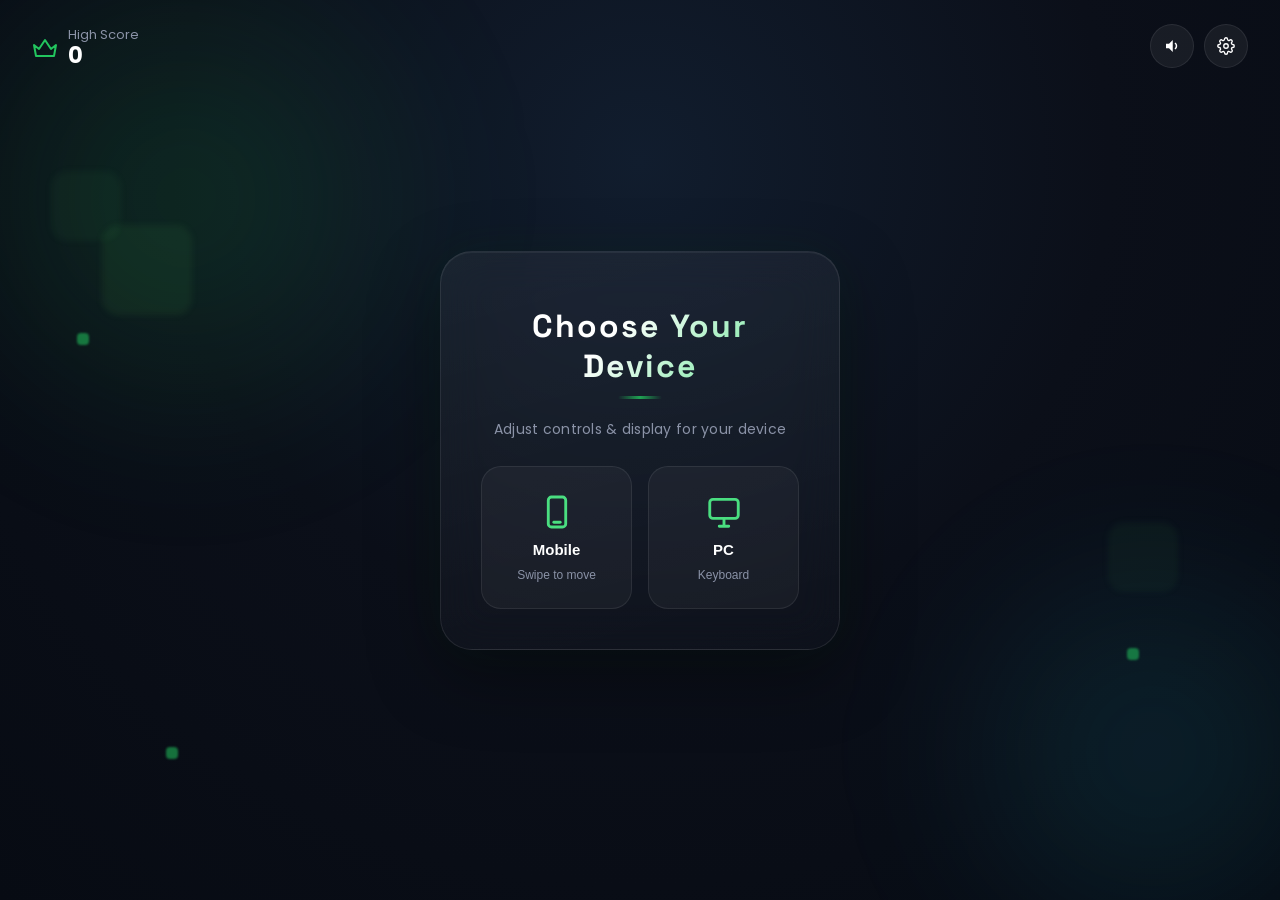
<file: index.html>
<!DOCTYPE html>
<html lang="en">
<head>
  <link rel="icon" type="image/png" href="/favicon.png">
<meta charset="UTF-8">
<meta name="viewport" content="width=device-width, initial-scale=1, viewport-fit=cover">
<title>Glow'Snake</title>
<link rel="preconnect" href="https://fonts.googleapis.com">
<link href="https://fonts.googleapis.com/css2?family=Poppins:wght@400;500;600;700;800&family=Space+Grotesk:wght@600;700&display=swap" rel="stylesheet">

  <link rel="stylesheet" href="style.css">
</head>
<body>

<!-- Ambient aurora background -->
<div class="auroraBlob" id="auroraGreen"></div>
<div class="auroraBlob" id="auroraCyan"></div>

<!-- Decorative shapes -->
<div class="decorSquare" style="top:19%; left:4%; width:70px; height:70px;"></div>
<div class="decorSquare" style="top:25%; left:8%; width:90px; height:90px; background: rgba(76,175,80,0.09);"></div>
<div class="decorDot" style="top:37%; left:6%;"></div>
<div class="decorDot" style="top:83%; left:13%;"></div>
<div class="decorSquare" style="top:58%; right:8%; width:70px; height:70px;"></div>
<div class="decorDot" style="top:72%; right:11%;"></div>

<!-- Achievement toast -->
<div id="achievementToast"></div>

<!-- Top-left corner panel -->
<div class="cornerPanel">
  <svg class="icon" width="26" height="22" viewBox="0 0 26 22" fill="none"><path d="M2 8L7 12L13 3L19 12L24 8L22 19H4L2 8Z" stroke="currentColor" stroke-width="2" stroke-linejoin="round"/></svg>
  <div class="labelBlock">
    <span class="label" id="cornerLabel">High Score</span>
    <span class="value" id="cornerValue">0</span>
  </div>
</div>

<!-- Shield status badge -->
<div id="shieldBadge" class="hidden">🛡️ <span id="shieldTimeText">0.0s</span></div>

<!-- Top-right icon buttons -->
<div class="iconButtonsTopRight">
  <button class="iconBtn" id="soundBtn" title="Sound">
    <svg id="soundIconOn" width="18" height="18" viewBox="0 0 24 24" fill="none"><path d="M4 9v6h4l5 5V4L8 9H4z" fill="currentColor"/><path d="M16 8a5 5 0 010 8" stroke="currentColor" stroke-width="2" fill="none"/></svg>
    <svg id="soundIconOff" width="18" height="18" viewBox="0 0 24 24" fill="none" class="hidden"><path d="M4 9v6h4l5 5V4L8 9H4z" fill="currentColor"/><path d="M16 9l5 6M21 9l-5 6" stroke="currentColor" stroke-width="2"/></svg>
  </button>
  <button class="iconBtn hidden" id="pauseBtn" title="Pause">
    <svg id="pauseIcon" width="16" height="16" viewBox="0 0 24 24" fill="currentColor"><rect x="6" y="4" width="4" height="16" rx="1"/><rect x="14" y="4" width="4" height="16" rx="1"/></svg>
    <svg id="resumeIcon" width="16" height="16" viewBox="0 0 24 24" fill="currentColor" class="hidden"><path d="M6 4l14 8-14 8V4z"/></svg>
  </button>
  <button class="iconBtn" id="gearBtn" title="Settings">
    <svg width="18" height="18" viewBox="0 0 24 24" fill="none" stroke="currentColor" stroke-width="1.8"><circle cx="12" cy="12" r="3"/><path d="M19.4 15a1.65 1.65 0 00.33 1.82l.06.06a2 2 0 11-2.83 2.83l-.06-.06a1.65 1.65 0 00-1.82-.33 1.65 1.65 0 00-1 1.51V21a2 2 0 11-4 0v-.09A1.65 1.65 0 009 19.4a1.65 1.65 0 00-1.82.33l-.06.06a2 2 0 11-2.83-2.83l.06-.06A1.65 1.65 0 004.6 15a1.65 1.65 0 00-1.51-1H3a2 2 0 110-4h.09A1.65 1.65 0 004.6 9a1.65 1.65 0 00-.33-1.82l-.06-.06a2 2 0 112.83-2.83l.06.06A1.65 1.65 0 009 4.6a1.65 1.65 0 001-1.51V3a2 2 0 114 0v.09a1.65 1.65 0 001 1.51 1.65 1.65 0 001.82-.33l.06-.06a2 2 0 112.83 2.83l-.06.06A1.65 1.65 0 0019.4 9a1.65 1.65 0 001.51 1H21a2 2 0 110 4h-.09a1.65 1.65 0 00-1.51 1z"/></svg>
  </button>
</div>

<!-- Game stage -->
<div class="stageRow">
  <div id="gameWrapper">
    <canvas id="gameCanvas" width="440" height="440"></canvas>
    <div id="arenaSweep"></div>
    <div id="hazardFlash"></div>

    <!-- Countdown overlay -->
    <div id="countdownOverlay" class="arenaOverlay" style="display:none;">
      <div id="countdownText">3</div>
    </div>

    <!-- Pause overlay -->
    <div id="pauseOverlay" class="arenaOverlay interactive hidden">
      <h2 style="margin-bottom:20px; letter-spacing:0.15em;">PAUSED</h2>
      <div class="menuButtons" style="max-width:220px;">
        <button class="pillBtn primary" onclick="resumeGame()">▶ Resume</button>
        <button class="pillBtn danger" onclick="showMainMenu()">Main Menu</button>
      </div>
    </div>
  </div>

  <div class="bestScorePanel hidden" id="bestScorePanel">
    <span class="label">
      <svg width="16" height="14" viewBox="0 0 26 22" fill="none"><path d="M2 8L7 12L13 3L19 12L24 8L22 19H4L2 8Z" stroke="currentColor" stroke-width="2" stroke-linejoin="round"/></svg>
      Best Score
    </span>
    <span class="value" id="bestScoreValue">0</span>
  </div>
</div>

<!-- Control hint (PC) -->
<div id="controlsHint" class="hidden">
  <div class="dpad">
    <div class="key up">↑</div>
    <div class="key left">←</div>
    <div class="key down">↓</div>
    <div class="key right">→</div>
  </div>
  <div class="hintText">Use arrow keys<br>to control the snake</div>
</div>

<!-- Swipe hint (Mobile) -->
<div id="swipeHint" class="hidden">
  <span class="swipeIcon" aria-hidden="true"><svg viewBox="0 0 24 24" fill="none"><path d="M4 12h15M14 6l6 6-6 6" stroke-width="2.4" stroke-linecap="round" stroke-linejoin="round"/></svg></span>
  <span>Swipe the screen to steer the snake</span>
</div>

<!-- Device select -->
<div id="deviceSelect" class="fullScreenView">
  <div class="menuCard">
    <h1 class="bigTitle" style="font-size:32px;">Choose Your Device</h1>
    <div class="menuDivider"></div>
    <div class="bigSubtitle" style="margin-bottom:26px;">Adjust controls &amp; display for your device</div>
    <div class="deviceChoiceRow">
      <button class="deviceBtn" onclick="selectDevice('mobile')">
        <span class="deviceIcon" aria-hidden="true"><svg viewBox="0 0 24 24" fill="none"><rect x="6.5" y="2.5" width="11" height="19" rx="2" stroke="currentColor" stroke-width="1.8"/><path d="M10 18.5h4" stroke="currentColor" stroke-width="1.8" stroke-linecap="round"/></svg></span>
        <span class="deviceLabel">Mobile</span>
        <span class="deviceDesc">Swipe to move</span>
      </button>
      <button class="deviceBtn" onclick="selectDevice('pc')">
        <span class="deviceIcon" aria-hidden="true"><svg viewBox="0 0 24 24" fill="none"><rect x="3" y="4" width="18" height="12" rx="2" stroke="currentColor" stroke-width="1.8"/><path d="M9 21h6m-3-5v5" stroke="currentColor" stroke-width="1.8" stroke-linecap="round"/></svg></span>
        <span class="deviceLabel">PC</span>
        <span class="deviceDesc">Keyboard</span>
      </button>
    </div>
  </div>
</div>

<!-- Main Menu -->
<div id="mainMenu" class="fullScreenView hidden">
  <div class="menuCard">
    <div class="logoWrap">
      <svg width="120" height="102" viewBox="0 0 130 110" fill="none" role="img" aria-label="Snake logo">
        <path d="M18 69c0-22 17-38 38-38 18 0 31 12 31 27 0 12-9 20-20 20-9 0-16-6-16-15 0-7 5-12 12-12 5 0 9 3 10 7" stroke="url(#g)" stroke-width="13" stroke-linecap="round"/>
        <path d="M87 58c7-15 20-21 31-13 9 7 5 21-6 23-7 2-13-2-14-8" stroke="url(#g)" stroke-width="13" stroke-linecap="round"/>
        <circle cx="111" cy="53" r="2.8" fill="#06210f"/>
        <path d="M117 62l7 3" stroke="#4ade80" stroke-width="2.5" stroke-linecap="round"/>
        <defs>
          <linearGradient id="g" x1="0" y1="0" x2="130" y2="0">
            <stop offset="0%" stop-color="#4ade80"/>
            <stop offset="100%" stop-color="#16a34a"/>
          </linearGradient>
        </defs>
      </svg>
    </div>
    <h1 class="bigTitle">Glow'Snake</h1>
    <div class="menuDivider"></div>
    <div class="bigSubtitle">Eat <span class="dot">•</span> Grow <span class="dot">•</span> Get the High Score</div>

    <button class="heroPlayBtn" onclick="openPlayDifficulty()">
      <svg class="menuIcon" viewBox="0 0 24 24" fill="none" aria-hidden="true"><path d="m9 6 8 6-8 6V6Z" fill="currentColor" stroke="none"/></svg>
      Play
    </button>

    <div class="menuList">
      <button class="menuRow" onclick="openLeaderboard()" aria-label="Open Leaderboard">
        <span class="rowIcon rowIconLeaderboard" aria-hidden="true">
          <svg viewBox="0 0 24 24" fill="none">
            <path d="M6 19V11" stroke="currentColor" stroke-width="1.8" stroke-linecap="round"/>
            <path d="M12 19V5" stroke="currentColor" stroke-width="1.8" stroke-linecap="round"/>
            <path d="M18 19V8" stroke="currentColor" stroke-width="1.8" stroke-linecap="round"/>
            <path d="M4 19H20" stroke="currentColor" stroke-width="1.8" stroke-linecap="round"/>
            <path d="M10 8L12 5L14 8" stroke="currentColor" stroke-width="1.5" stroke-linecap="round" stroke-linejoin="round"/>
          </svg>
        </span>
        <span>Leaderboard</span>
        <span class="rowChevron">›</span>
      </button>
      <button class="menuRow" onclick="openSettings()" aria-label="Open Settings">
        <span class="rowIcon rowIconSettings" aria-hidden="true">
          <svg viewBox="0 0 24 24" fill="none">
            <path d="M12 3.5V6M12 18V20.5M3.5 12H6M18 12H20.5M6 6L7.8 7.8M16.2 16.2L18 18M18 6L16.2 7.8M7.8 16.2L6 18" stroke="currentColor" stroke-width="1.7" stroke-linecap="round"/>
            <circle cx="12" cy="12" r="4.1" stroke="currentColor" stroke-width="1.8"/>
            <circle cx="12" cy="12" r="1.2" fill="currentColor"/>
          </svg>
        </span>
        <span>Settings</span>
        <span class="rowChevron">›</span>
      </button>
      <button class="menuRow" onclick="openCredits()" aria-label="Open Credits">
        <span class="rowIcon rowIconCredits" aria-hidden="true">
          <svg viewBox="0 0 24 24" fill="none">
            <circle cx="12" cy="8" r="3.2" stroke="currentColor" stroke-width="1.8"/>
            <path d="M5.2 19.8C5.9 16.3 8.2 14.5 12 14.5C15.8 14.5 18.1 16.3 18.8 19.8" stroke="currentColor" stroke-width="1.8" stroke-linecap="round"/>
            <path d="M17.2 5.2L18.1 6.3L19.5 6.1L19.3 7.5L20.4 8.4L19.3 9.3" stroke="currentColor" stroke-width="1.25" stroke-linecap="round" stroke-linejoin="round" opacity="0.75"/>
          </svg>
        </span>
        <span>Credits</span>
        <span class="rowChevron">›</span>
      </button>
    </div>
  </div>
</div>

<!-- Game Over screen -->
<div id="gameOverScreen" class="fullScreenView hidden">
  <h1 class="bigTitle" style="font-size:42px; -webkit-text-fill-color:#ff6b6b; background:none;">GAME OVER</h1>
  <p style="color:var(--muted); margin-bottom:4px;">Score</p>
  <div class="leaderboardValue" id="finalScore">0</div>
  <p id="newRecordText" class="hidden" style="color:#ffd54f; font-weight:bold; margin-bottom:18px;">NEW RECORD!</p>
  <div class="menuButtons">
    <button class="pillBtn primary" onclick="openPlayDifficulty()">Play Again</button>
    <button class="pillBtn" onclick="showMainMenu()">Main Menu</button>
  </div>
</div>

<!-- Difficulty picker (shown before every Play) -->
<div id="playDifficultyModal" class="modalBackdrop hidden">
  <div class="modalCard">
    <h3>SELECT DIFFICULTY</h3>
    <div class="menuButtons" style="max-width:100%;">
      <button class="pillBtn primary" onclick="chooseDifficultyAndPlay('easy')"><svg class="featureIcon" viewBox="0 0 24 24" fill="none" aria-hidden="true"><circle cx="12" cy="12" r="4" stroke-width="2"/><path d="M12 2v3m0 14v3M2 12h3m14 0h3m-2.9-7.1-2.1 2.1M6 18l-2.1 2.1m0-15.2L6 6.9m12 12 2.1 2.1" stroke-width="2" stroke-linecap="round"/></svg>Easy</button>
      <button class="pillBtn" style="background:linear-gradient(135deg,#ffd54f,#ffb300); border:none; color:#3a2a00;" onclick="chooseDifficultyAndPlay('normal')"><svg class="featureIcon" viewBox="0 0 24 24" fill="none" aria-hidden="true"><path d="M12 3v9l6 3" stroke-width="2.2" stroke-linecap="round" stroke-linejoin="round"/><circle cx="12" cy="12" r="8.5" stroke-width="2"/></svg>Normal</button>
      <button class="pillBtn" style="background:rgba(239,68,68,0.15); border-color:rgba(239,68,68,0.4); color:#fca5a5;" onclick="chooseDifficultyAndPlay('hard')"><svg class="featureIcon" viewBox="0 0 24 24" fill="none" aria-hidden="true"><path d="M12 3 4 19h16L12 3Z" stroke-width="2" stroke-linejoin="round"/><path d="M12 9v4m0 3h.01" stroke-width="2" stroke-linecap="round"/></svg>Hard</button>
    </div>
    <button class="pillBtn" style="margin-top:10px; background:transparent; border-color:transparent; color:var(--muted);" onclick="closePlayDifficulty()">Cancel</button>
  </div>
</div>

<!-- Settings -->
<div id="settingsModal" class="modalBackdrop hidden">
  <div class="modalCard">
    <h3>SETTINGS</h3>

    <div class="settingsRow">
      <span class="settingsRowLabel">Sound</span>
      <div class="switchToggle" id="soundToggle" onclick="toggleSound()"><div class="knob"></div></div>
    </div>

    <p class="sectionLabel"><svg class="sectionIcon" viewBox="0 0 24 24" fill="none" aria-hidden="true"><rect x="4" y="5" width="16" height="11" rx="2" stroke-width="2"/><path d="M9 20h6m-3-4v4" stroke-width="2" stroke-linecap="round"/></svg>Device Type</p>
    <div class="deviceSwitchRow" style="margin-bottom:22px;">
      <button class="deviceSwitchBtn" id="deviceSwitchMobile" onclick="switchDeviceInline('mobile')"><svg class="miniIcon" viewBox="0 0 24 24" fill="none" aria-hidden="true"><rect x="6.5" y="2.5" width="11" height="19" rx="2" stroke-width="1.8"/><path d="M10 18.5h4" stroke-width="1.8" stroke-linecap="round"/></svg>Mobile</button>
      <button class="deviceSwitchBtn" id="deviceSwitchPc" onclick="switchDeviceInline('pc')"><svg class="miniIcon" viewBox="0 0 24 24" fill="none" aria-hidden="true"><rect x="3" y="4" width="18" height="12" rx="2" stroke-width="1.8"/><path d="M9 21h6m-3-5v5" stroke-width="1.8" stroke-linecap="round"/></svg>PC</button>
    </div>

    <button class="pillBtn" onclick="closeSettings()">Close</button>
  </div>
</div>

<!-- Leaderboard -->
<div id="leaderboardModal" class="modalBackdrop hidden">
  <div class="modalCard">
    <h3>HIGH SCORE</h3>
    <div class="leaderboardValue" id="leaderboardValue">0</div>
    <button class="pillBtn" onclick="closeLeaderboard()">Close</button>
  </div>
</div>

<!-- Credits -->
<div id="creditsModal" class="modalBackdrop hidden">
  <div class="modalCard">
    <h3>CREDITS</h3>
    <p style="color:#fff; font-weight:700; font-size:16px; margin:0 0 2px;">by Jeyro-Progs</p>
    <p style="color:var(--green-light); font-size:13px; margin:0 0 14px;">AKA Jeykhan Ramadhan</p>
    <p style="color:var(--muted); font-size:13px; line-height:1.6; margin:0 0 4px;">Student at SMPN 7 Tambun Selatan</p>
    <p style="color:var(--muted); font-size:13px; line-height:1.6; margin:0 0 18px;">Semi-Professional Software Engineer</p>
    <div class="menuDivider" style="margin:0 auto 16px;"></div>
    <p style="color:var(--muted); font-size:12px; line-height:1.6; margin:0 0 20px;">Built with HTML, CSS &amp; JavaScript.<br>Thanks for playing!</p>
    <button class="pillBtn" onclick="closeCredits()">Close</button>
  </div>
</div>



  <script src="script.js"></script>
</body>
</html>
</file>
<file: style.css>
:root {
    --bg: #0b0f19;
    --panel: #121a2b;
    --panel-border: rgba(255,255,255,0.08);
    --muted: #8b93a7;
    --green: #22c55e;
    --green-light: #4ade80;
    --green-glow: rgba(34, 197, 94, 0.55);
    --cyan: #22d3ee;
    --cyan-light: #67e8f9;
    --danger: #ef4444;
    --arena-border: rgba(34, 197, 94, 0.55);
    --arena-glow: rgba(34, 197, 94, 0.14);
  }
  * { box-sizing: border-box; }
  html, body {
    margin: 0;
    padding: 0;
    height: 100%;
  }
  body {
    background: radial-gradient(circle at 50% 18%, #111d2e 0%, var(--bg) 48%, #070b13 100%);
    color: #fff;
    font-family: 'Poppins', 'Segoe UI', system-ui, Arial, sans-serif;
    min-height: 100vh;
    position: relative;
    overflow-x: hidden;
  }

  /* ===== Ambient background decoration ===== */
  .auroraBlob {
    position: fixed;
    border-radius: 50%;
    filter: blur(70px);
    pointer-events: none;
    z-index: 0;
    opacity: 0.5;
  }
  #auroraGreen { top: -10%; left: -8%; width: 45vw; height: 45vw; background: radial-gradient(circle, rgba(34,197,94,0.35), transparent 70%); }
  #auroraCyan { bottom: -12%; right: -10%; width: 40vw; height: 40vw; background: radial-gradient(circle, rgba(34,211,238,0.25), transparent 70%); }

  .decorSquare {
    position: absolute;
    border-radius: 16px;
    background: rgba(76, 175, 80, 0.06);
    pointer-events: none;
    z-index: 1;
    filter: blur(3px);
  }
  .decorDot {
    position: absolute;
    width: 12px;
    height: 12px;
    border-radius: 4px;
    background: var(--green);
    opacity: 0.55;
    pointer-events: none;
    z-index: 1;
    filter: blur(1px);
  }
  .floatParticle {
    position: fixed;
    bottom: -30px;
    font-size: 16px;
    opacity: 0;
    animation: floatUp linear infinite;
    pointer-events: none;
    z-index: 2;
    filter: drop-shadow(0 0 5px var(--green-glow));
  }
  @keyframes floatUp {
    0% { transform: translateY(0) rotate(0deg); opacity: 0; }
    10% { opacity: 0.7; }
    90% { opacity: 0.4; }
    100% { transform: translateY(-100vh) rotate(25deg); opacity: 0; }
  }

  /* ===== Corner panels (Score / High Score) ===== */
  .cornerPanel {
    position: fixed;
    top: 28px;
    left: 32px;
    display: flex;
    align-items: center;
    gap: 10px;
    z-index: 20;
    animation: hudEnter 0.45s cubic-bezier(0.16, 1, 0.3, 1) both;
  }
  @keyframes hudEnter {
    from { opacity: 0; transform: translateY(-10px); }
    to { opacity: 1; transform: translateY(0); }
  }
  .cornerPanel .icon { color: var(--green); flex-shrink: 0; }
  .cornerPanel .labelBlock { display: flex; flex-direction: column; line-height: 1.15; }
  .cornerPanel .label { font-size: 13px; color: var(--muted); }
  .cornerPanel .value { font-size: 22px; font-weight: 700; }
  .cornerPanel .value.scorePop { animation: scorePop 0.35s ease; }
  .cornerPanel .value.scoreDrop { animation: scoreDropAnim 0.35s ease; }
  @keyframes scorePop {
    0% { transform: scale(1); color: #fff; }
    40% { transform: scale(1.5); color: #ffd54f; }
    100% { transform: scale(1); color: #fff; }
  }
  @keyframes scoreDropAnim {
    0% { transform: scale(1); color: #fff; }
    40% { transform: scale(1.3); color: #ef4444; }
    100% { transform: scale(1); color: #fff; }
  }

  #shieldBadge {
    position: fixed;
    top: 82px;
    left: 32px;
    z-index: 20;
    display: flex;
    align-items: center;
    gap: 6px;
    background: rgba(34, 211, 238, 0.15);
    border: 1px solid rgba(34, 211, 238, 0.4);
    color: var(--cyan-light);
    font-size: 13px;
    font-weight: 700;
    padding: 6px 12px;
    border-radius: 14px;
    animation: shieldPulse 1s ease-in-out infinite;
  }
  @keyframes shieldPulse {
    0%, 100% { box-shadow: 0 0 8px rgba(34,211,238,0.3); }
    50% { box-shadow: 0 0 16px rgba(34,211,238,0.6); }
  }

  .iconButtonsTopRight {
    position: fixed;
    top: 24px;
    right: 32px;
    display: flex;
    gap: 10px;
    z-index: 20;
  }
  .iconBtn {
    width: 44px;
    height: 44px;
    border-radius: 50%;
    background: rgba(255,255,255,0.06);
    border: 1px solid var(--panel-border);
    display: flex;
    align-items: center;
    justify-content: center;
    color: #fff;
    cursor: pointer;
    transition: background 0.2s ease, transform 0.2s ease, box-shadow 0.2s ease;
  }
  .iconBtn:hover { background: rgba(255,255,255,0.14); transform: translateY(-2px) scale(1.04); box-shadow: 0 8px 20px rgba(0,0,0,0.2); }
  .iconBtn:active { transform: scale(0.94); }

  .bestScorePanel {
    display: flex;
    flex-direction: column;
    align-items: flex-start;
    gap: 4px;
    background: var(--panel);
    border: 1px solid var(--panel-border);
    border-radius: 16px;
    padding: 16px 22px;
    min-width: 150px;
    animation: fadeSlideUp 0.4s ease;
    position: absolute;
    top: 50%;
    left: calc(50% + 260px);
    transform: translateY(-50%);
  }
  .bestScorePanel .label { display:flex; align-items:center; gap:8px; color: var(--muted); font-size: 13px; }
  .bestScorePanel .value { font-size: 24px; font-weight: 700; margin-top: 4px; }

  /* ===== Game stage layout ===== */
  .stageRow {
    height: 100vh;
    position: relative;
  }

  #gameWrapper {
    position: absolute;
    top: 50%;
    left: 50%;
    transform: translate(-50%, -50%);
    visibility: hidden;
    z-index: 5;
  }
  @media (max-width: 760px) {
    .bestScorePanel {
      position: static;
      transform: none;
      margin: 16px auto 0;
    }
  }
  #gameWrapper.startPop { animation: arenaStartPop 0.5s ease; }
  @keyframes arenaStartPop {
    0% { transform: translate(-50%, -50%) scale(0.85); opacity: 0.3; filter: brightness(1.8); }
    60% { transform: translate(-50%, -50%) scale(1.03); opacity: 1; }
    100% { transform: translate(-50%, -50%) scale(1); opacity: 1; filter: brightness(1); }
  }
  #arenaSweep {
    position: absolute;
    inset: 0;
    border-radius: 16px;
    overflow: hidden;
    pointer-events: none;
    z-index: 8;
  }
  #arenaSweep::after {
    content: "";
    position: absolute;
    top: 0; left: -60%;
    width: 40%; height: 100%;
    background: linear-gradient(100deg, transparent, rgba(255,255,255,0.35), transparent);
    transform: skewX(-20deg);
  }
  #arenaSweep.playSweep::after { animation: sweepMove 0.9s ease-out; }
  @keyframes sweepMove {
    from { left: -60%; }
    to { left: 130%; }
  }
  #hazardFlash {
    position: absolute;
    inset: 0;
    border-radius: 16px;
    pointer-events: none;
    z-index: 9;
    background: rgba(239, 68, 68, 0);
  }
  #hazardFlash.flashActive { animation: hazardFlashAnim 0.4s ease; }
  @keyframes hazardFlashAnim {
    0% { background: rgba(239, 68, 68, 0.35); }
    100% { background: rgba(239, 68, 68, 0); }
  }
  #gameWrapper.shake { animation: shakeArena 0.4s ease; }
  #gameWrapper.gameOverExit { animation: arenaGameOverExit 0.42s cubic-bezier(0.16, 1, 0.3, 1) forwards; }
  @keyframes arenaGameOverExit {
    from { transform: translate(-50%, -50%) scale(1); opacity: 1; filter: blur(0); }
    to { transform: translate(-50%, -50%) scale(0.94); opacity: 0; filter: blur(7px); }
  }
  @keyframes shakeArena {
    0% { transform: translate(-50%, -50%); }
    10% { transform: translate(calc(-50% - 6px), calc(-50% + 3px)); }
    20% { transform: translate(calc(-50% + 5px), calc(-50% - 4px)); }
    30% { transform: translate(calc(-50% - 4px), calc(-50% + 4px)); }
    40% { transform: translate(calc(-50% + 6px), calc(-50% + 2px)); }
    50% { transform: translate(calc(-50% - 5px), calc(-50% - 3px)); }
    60% { transform: translate(calc(-50% + 4px), calc(-50% + 3px)); }
    70% { transform: translate(calc(-50% - 3px), calc(-50% - 2px)); }
    80% { transform: translate(calc(-50% + 2px), calc(-50% + 2px)); }
    90% { transform: translate(calc(-50% - 1px), calc(-50% - 1px)); }
    100% { transform: translate(-50%, -50%); }
  }
  canvas {
    background: #0a0f1a;
    border: 2px solid var(--arena-border);
    border-radius: 16px;
    box-shadow: 0 0 40px var(--arena-glow), inset 0 0 60px rgba(0,0,0,0.4);
    display: block;
    transition: border-color 0.4s ease, box-shadow 0.4s ease;
  }
  canvas.shielded {
    border-color: rgba(34, 211, 238, 0.85) !important;
    box-shadow: 0 0 50px rgba(34, 211, 238, 0.35), inset 0 0 60px rgba(0,0,0,0.4) !important;
  }

  /* ===== Control hints ===== */
  #controlsHint {
    position: fixed;
    left: 32px;
    bottom: 28px;
    display: flex;
    align-items: center;
    gap: 14px;
    background: var(--panel);
    border: 1px solid var(--panel-border);
    border-radius: 16px;
    padding: 14px 18px;
    z-index: 15;
    animation: fadeSlideUp 0.4s ease 0.1s both;
  }
  .dpad {
    display: grid;
    grid-template-columns: repeat(3, 30px);
    grid-template-rows: repeat(2, 30px);
    gap: 4px;
  }
  .dpad .key {
    width: 30px; height: 30px;
    border-radius: 8px;
    background: rgba(255,255,255,0.06);
    border: 1px solid var(--panel-border);
    display: flex; align-items: center; justify-content: center;
    color: #cfd6e4;
  }
  .dpad .up { grid-column: 2; grid-row: 1; }
  .dpad .left { grid-column: 1; grid-row: 2; }
  .dpad .down { grid-column: 2; grid-row: 2; }
  .dpad .right { grid-column: 3; grid-row: 2; }
  #controlsHint .hintText { font-size: 13px; color: var(--muted); line-height: 1.4; }

  /* ===== Full screen views ===== */
  .fullScreenView {
    position: fixed;
    inset: 0;
    display: flex;
    flex-direction: column;
    align-items: center;
    justify-content: center;
    text-align: center;
    z-index: 30;
    padding: 20px;
    animation: viewFadeIn 0.25s ease-out;
  }
  #gameOverScreen.gameOverReveal { animation: gameOverReveal 0.5s cubic-bezier(0.16, 1, 0.3, 1) both; }
  @keyframes gameOverReveal {
    from { opacity: 0; transform: translateY(16px); }
    to { opacity: 1; transform: translateY(0); }
  }
  @keyframes viewFadeIn {
    from { opacity: 0; }
    to { opacity: 1; }
  }
  .hidden { display: none !important; }

  .logoWrap { margin-bottom: 6px; animation: logoIn 0.5s cubic-bezier(0.16, 1, 0.3, 1) 0.08s both, logoBob 2.6s ease-in-out 0.7s infinite; }
  .logoWrap svg { filter: drop-shadow(0 0 18px var(--green-glow)); }
  @keyframes logoIn {
    from { opacity: 0; transform: scale(0.8) translateY(-12px); }
    to { opacity: 1; transform: scale(1) translateY(0); }
  }
  @keyframes logoBob {
    0%, 100% { transform: translateY(0) rotate(0deg); }
    50% { transform: translateY(-6px) rotate(-2deg); }
  }

  .bigTitle {
    font-family: 'Space Grotesk', 'Poppins', sans-serif;
    font-size: 46px;
    font-weight: 700;
    letter-spacing: 0.06em;
    margin: 4px 0 8px;
    background: linear-gradient(135deg, #fff 40%, var(--green-light) 100%);
    -webkit-background-clip: text;
    background-clip: text;
    -webkit-text-fill-color: transparent;
    animation: fadeSlideUp 0.45s cubic-bezier(0.16, 1, 0.3, 1) 0.16s both;
  }
  .bigSubtitle {
    color: var(--muted);
    font-size: 14px;
    letter-spacing: 0.02em;
    margin-bottom: 32px;
    animation: fadeSlideUp 0.45s cubic-bezier(0.16, 1, 0.3, 1) 0.24s both;
  }
  @keyframes fadeSlideUp {
    from { opacity: 0; transform: translateY(14px); }
    to { opacity: 1; transform: translateY(0); }
  }
  .bigSubtitle .dot { margin: 0 10px; opacity: 0.6; }

  .menuButtons {
    display: flex;
    flex-direction: column;
    gap: 14px;
    width: 100%;
    max-width: 360px;
  }
  .menuButtons .pillBtn {
    animation: fadeSlideUp 0.4s cubic-bezier(0.16, 1, 0.3, 1) both;
  }
  .menuButtons .pillBtn:nth-child(1) { animation-delay: 0.3s; }
  .menuButtons .pillBtn:nth-child(2) { animation-delay: 0.38s; }
  .menuButtons .pillBtn:nth-child(3) { animation-delay: 0.46s; }

  /* ===== Modern minimalist menu card ===== */
  .menuCard {
    position: relative;
    z-index: 10;
    background: linear-gradient(165deg, rgba(255,255,255,0.055), rgba(255,255,255,0.015));
    border: 1px solid rgba(255,255,255,0.09);
    border-radius: 32px;
    padding: 44px 34px 34px;
    backdrop-filter: blur(22px);
    box-shadow: 0 25px 70px rgba(0,0,0,0.4), inset 0 1px 0 rgba(255,255,255,0.06), 0 0 50px rgba(34,197,94,0.06);
    display: flex;
    flex-direction: column;
    align-items: center;
    width: 100%;
    max-width: 380px;
    animation: cardPopSmooth 0.5s cubic-bezier(0.16, 1, 0.3, 1) both;
  }
  @keyframes cardPopSmooth {
    from { opacity: 0; transform: scale(0.94); }
    to { opacity: 1; transform: scale(1); }
  }
  .menuDivider {
    width: 44px;
    height: 3px;
    border-radius: 2px;
    background: linear-gradient(90deg, transparent, var(--green), transparent);
    margin: 2px 0 20px;
    opacity: 0.8;
  }

  .heroPlayBtn {
    position: relative;
    overflow: hidden;
    width: 100%;
    display: flex;
    align-items: center;
    justify-content: center;
    gap: 10px;
    padding: 18px 20px;
    border-radius: 22px;
    font-size: 17px;
    font-weight: 700;
    letter-spacing: 0.02em;
    border: none;
    cursor: pointer;
    color: #06210f;
    background: linear-gradient(135deg, var(--green-light), var(--green));
    box-shadow: 0 12px 30px rgba(34, 197, 94, 0.4);
    transition: transform 0.18s cubic-bezier(0.16, 1, 0.3, 1), box-shadow 0.2s ease;
    animation: fadeSlideUp 0.4s cubic-bezier(0.16, 1, 0.3, 1) 0.3s both;
  }
  .heroPlayBtn:hover { transform: translateY(-2px); box-shadow: 0 16px 36px rgba(34, 197, 94, 0.55); }
  .heroPlayBtn:active { transform: translateY(0) scale(0.98); }
  .heroPlayBtn::after {
    content: "";
    position: absolute;
    inset: 0 auto 0 -130%;
    width: 60%;
    background: linear-gradient(100deg, transparent, rgba(255,255,255,0.35), transparent);
    transform: skewX(-20deg);
    transition: left 0.55s ease;
  }
  .heroPlayBtn:hover::after { left: 170%; }
  .heroPlayBtn .menuIcon { width: 22px; height: 22px; }

  .menuList {
    width: 100%;
    display: flex;
    flex-direction: column;
    border-radius: 20px;
    overflow: hidden;
    background: rgba(255,255,255,0.03);
    border: 1px solid var(--panel-border);
    margin-top: 16px;
    animation: fadeSlideUp 0.4s cubic-bezier(0.16, 1, 0.3, 1) 0.38s both;
  }
  .menuRow {
    display: flex;
    align-items: center;
    gap: 14px;
    padding: 16px 18px;
    background: transparent;
    border: none;
    border-bottom: 1px solid rgba(255,255,255,0.06);
    color: #fff;
    font-family: inherit;
    font-size: 15px;
    font-weight: 500;
    cursor: pointer;
    width: 100%;
    text-align: left;
    transition: background 0.18s ease;
  }
  .menuRow:last-child { border-bottom: none; }
  .menuRow:hover { background: rgba(255,255,255,0.06); }
  .menuRow:active { background: rgba(255,255,255,0.1); }
  .rowIcon {
    width: 36px; height: 36px;
    border-radius: 11px;
    background: rgba(255,255,255,0.06);
    display: flex; align-items: center; justify-content: center;
    flex: 0 0 36px;
    color: var(--green-light);
  }
  .rowIcon svg { width: 19px; height: 19px; display: block; }
  .rowIconLeaderboard svg, .rowIconSettings svg, .rowIconCredits svg {
    filter: drop-shadow(0 0 5px rgba(74, 222, 128, 0.18));
  }
  .rowIconLeaderboard, .rowIconSettings, .rowIconCredits {
    transition: background 0.2s ease, color 0.2s ease, transform 0.2s ease;
  }
  .menuRow:hover .rowIconLeaderboard,
  .menuRow:hover .rowIconSettings,
  .menuRow:hover .rowIconCredits {
    background: rgba(74, 222, 128, 0.12);
    transform: translateY(-1px);
  }
  .rowChevron { margin-left: auto; color: var(--muted); font-size: 18px; transition: transform 0.18s ease; }
  .menuRow:hover .rowChevron { transform: translateX(3px); color: var(--green-light); }

  .pillBtn {
    position: relative;
    overflow: hidden;
    display: flex;
    align-items: center;
    justify-content: center;
    gap: 10px;
    width: 100%;
    padding: 16px 20px;
    border-radius: 30px;
    font-size: 16px;
    font-weight: 600;
    cursor: pointer;
    border: 1px solid var(--panel-border);
    background: rgba(255,255,255,0.05);
    color: #fff;
    transition: transform 0.18s cubic-bezier(0.16, 1, 0.3, 1), background 0.2s ease, box-shadow 0.18s ease;
  }
  .pillBtn:hover { transform: translateY(-2px); background: rgba(255,255,255,0.09); }
  .pillBtn::after {
    content: "";
    position: absolute;
    inset: 0 auto 0 -130%;
    width: 60%;
    background: linear-gradient(100deg, transparent, rgba(255,255,255,0.2), transparent);
    transform: skewX(-20deg);
    transition: left 0.55s ease;
  }
  .pillBtn:hover::after { left: 170%; }
  .pillBtn:active { transform: translateY(0) scale(0.98); }
  .pillBtn.primary {
    background: linear-gradient(135deg, var(--green-light), var(--green));
    border: none;
    color: #06210f;
    box-shadow: 0 8px 24px rgba(34, 197, 94, 0.35);
  }
  .pillBtn.primary:hover { box-shadow: 0 10px 28px rgba(34, 197, 94, 0.5); }
  .pillBtn.danger { background: rgba(239,68,68,0.12); border-color: rgba(239,68,68,0.35); color: #fca5a5; }
  .menuIcon { width: 20px; height: 20px; flex: 0 0 20px; transition: transform 0.25s ease; }
  .pillBtn:hover .menuIcon { transform: scale(1.12) rotate(-6deg); }
  .menuIcon path, .menuIcon rect, .menuIcon circle { stroke: currentColor; }
  body.menu-open .cornerPanel,
  body.menu-open .iconButtonsTopRight { display: none; }

  /* ===== In-arena overlays ===== */
  .arenaOverlay {
    position: absolute;
    inset: 0;
    display: flex;
    align-items: center;
    justify-content: center;
    flex-direction: column;
    background: rgba(5, 8, 15, 0.6);
    border-radius: 16px;
    z-index: 10;
    pointer-events: none;
  }
  .arenaOverlay.interactive { pointer-events: auto; }
  #countdownText {
    font-size: 64px;
    font-weight: 800;
    color: var(--green-light);
    text-shadow: 0 0 24px var(--green-glow);
  }
  .popAnim { animation: countPop 0.6s ease; }
  @keyframes countPop {
    0% { transform: scale(0.3); opacity: 0; }
    40% { transform: scale(1.15); opacity: 1; }
    70% { transform: scale(0.95); }
    100% { transform: scale(1); opacity: 1; }
  }

  /* ===== Modals (settings & leaderboard) ===== */
  .modalBackdrop {
    position: fixed;
    inset: 0;
    background: rgba(4,6,12,0.74);
    display: flex;
    align-items: center;
    justify-content: center;
    z-index: 50;
    backdrop-filter: blur(7px);
    animation: backdropIn 0.28s ease-out both;
  }
  @keyframes backdropIn { from { opacity: 0; } to { opacity: 1; } }
  .modalBackdrop.modalClosing { animation: backdropOut 0.24s ease-in both; }
  .modalBackdrop.modalClosing .modalCard { animation: modalOut 0.24s cubic-bezier(0.4, 0, 1, 1) both; }
  @keyframes backdropOut { from { opacity: 1; } to { opacity: 0; } }
  @keyframes modalOut { from { opacity: 1; transform: translateY(0) scale(1); } to { opacity: 0; transform: translateY(10px) scale(0.96); } }
  .modalCard {
    background: rgba(18, 26, 43, 0.82);
    border: 1px solid rgba(255,255,255,0.1);
    border-radius: 24px;
    padding: 30px 32px;
    width: 90%;
    max-width: 340px;
    text-align: center;
    box-shadow: 0 20px 55px rgba(0,0,0,0.3);
    backdrop-filter: blur(18px);
    animation: modalLift 0.32s cubic-bezier(0.16, 1, 0.3, 1);
  }
  @keyframes modalLift {
    from { opacity: 0; transform: translateY(12px) scale(0.97); }
    to { opacity: 1; transform: translateY(0) scale(1); }
  }
  .modalCard h3 { margin: 0 0 18px; font-size: 19px; letter-spacing: 0.06em; font-weight: 700; }
  .diffRow { display: flex; gap: 8px; justify-content: center; margin-bottom: 22px; }
  .diffBtn {
    padding: 9px 18px;
    border-radius: 16px;
    font-size: 13px;
    font-weight: 700;
    border: 1px solid var(--panel-border);
    background: rgba(255,255,255,0.05);
    color: #ddd;
    cursor: pointer;
    transition: all 0.2s ease;
  }
  .diffBtn.active[data-diff="easy"] { background: var(--green); border-color: var(--green); color: #06210f; }
  .diffBtn.active[data-diff="normal"] { background: #ffb300; border-color: #ffb300; color: #1e1e2f; }
  .diffBtn.active[data-diff="hard"] { background: var(--danger); border-color: var(--danger); color: #fff; }
  .featureIcon { width: 20px; height: 20px; flex: 0 0 20px; }
  .featureIcon path, .featureIcon circle, .featureIcon rect { stroke: currentColor; }
  .sectionLabel { display: flex; align-items: center; gap: 8px; color: var(--muted); font-size: 13px; text-align: left; margin: 0 0 8px; }
  .sectionIcon { width: 18px; height: 18px; color: var(--green-light); }
  .sectionIcon path, .sectionIcon circle, .sectionIcon rect { stroke: currentColor; }
  .miniIcon { width: 16px; height: 16px; vertical-align: -3px; margin-right: 5px; }
  .miniIcon path, .miniIcon rect { stroke: currentColor; }

  .settingsRow {
    display: flex;
    align-items: center;
    justify-content: space-between;
    margin-bottom: 18px;
    padding: 4px 2px;
  }
  .settingsRowLabel { font-size: 14px; color: #eee; text-align: left; }
  .switchToggle {
    position: relative;
    width: 48px;
    height: 26px;
    border-radius: 14px;
    background: rgba(255,255,255,0.15);
    border: 1px solid var(--panel-border);
    cursor: pointer;
    transition: background 0.2s ease;
    flex-shrink: 0;
  }
  .switchToggle.on { background: var(--green); border-color: var(--green); }
  .switchToggle .knob {
    position: absolute;
    top: 2px; left: 2px;
    width: 20px; height: 20px;
    border-radius: 50%;
    background: #fff;
    transition: transform 0.2s ease;
  }
  .switchToggle.on .knob { transform: translateX(22px); }
  .deviceSwitchRow { display: flex; gap: 8px; }
  .deviceSwitchBtn {
    flex: 1;
    padding: 9px 10px;
    border-radius: 14px;
    font-size: 13px;
    font-weight: 600;
    border: 1px solid var(--panel-border);
    background: rgba(255,255,255,0.05);
    color: #ddd;
    cursor: pointer;
    transition: all 0.2s ease;
    display: flex;
    justify-content: center;
    align-items: center;
  }
  .deviceSwitchBtn.active {
    background: rgba(34,197,94,0.18);
    border-color: var(--green);
    color: var(--green-light);
  }
  .leaderboardValue {
    font-size: 40px;
    font-weight: 800;
    color: #ffd54f;
    margin: 10px 0 22px;
  }

  /* ===== Toast ===== */
  #achievementToast {
    position: fixed;
    top: 90px;
    left: 50%;
    transform: translateX(-50%) translateY(-20px);
    background: linear-gradient(135deg, #ffd54f, #ffb300);
    color: #3a2a00;
    font-weight: 700;
    font-size: 14px;
    padding: 12px 22px;
    border-radius: 20px;
    box-shadow: 0 8px 24px rgba(255, 179, 0, 0.4);
    z-index: 60;
    opacity: 0;
    pointer-events: none;
    transition: opacity 0.3s ease, transform 0.3s ease;
  }
  #achievementToast.show {
    opacity: 1;
    transform: translateX(-50%) translateY(0);
  }

  /* ===== Device select ===== */
  .deviceChoiceRow {
    display: flex;
    gap: 16px;
    width: 100%;
    max-width: 380px;
  }
  .deviceBtn {
    flex: 1;
    display: flex;
    flex-direction: column;
    align-items: center;
    gap: 10px;
    padding: 26px 16px;
    border-radius: 20px;
    border: 1px solid var(--panel-border);
    background: rgba(255,255,255,0.04);
    color: #fff;
    cursor: pointer;
    transition: transform 0.15s ease, background 0.2s ease, border-color 0.2s ease;
  }
  .deviceBtn:hover {
    transform: translateY(-3px);
    background: rgba(34,197,94,0.1);
    border-color: rgba(34,197,94,0.4);
  }
  .deviceBtn { animation: deviceRise 0.45s cubic-bezier(0.16, 1, 0.3, 1) both; }
  .deviceBtn:nth-child(2) { animation-delay: 0.08s; }
  .deviceBtn:hover .deviceIcon { transform: translateY(-3px) scale(1.08); }
  .deviceIcon { transition: transform 0.25s ease; }
  @keyframes deviceRise {
    from { opacity: 0; transform: translateY(12px); }
    to { opacity: 1; transform: translateY(0); }
  }
  #controlsHint, #swipeHint, .bestScorePanel {
    background: rgba(18, 26, 43, 0.76);
    backdrop-filter: blur(14px);
  }
  .deviceBtn .deviceIcon { width: 38px; height: 38px; color: var(--green-light); }
  .deviceBtn .deviceIcon svg { width: 100%; height: 100%; }
  .deviceBtn .deviceLabel { font-weight: 700; font-size: 15px; }
  .deviceBtn .deviceDesc { font-size: 12px; color: var(--muted); }

  /* ===== Swipe hint (mobile) ===== */
  #swipeHint {
    position: fixed;
    left: 50%;
    bottom: 30px;
    transform: translateX(-50%);
    z-index: 15;
    display: flex;
    align-items: center;
    gap: 10px;
    background: var(--panel);
    border: 1px solid var(--panel-border);
    border-radius: 16px;
    padding: 12px 20px;
    color: var(--muted);
    font-size: 13px;
  }
  #swipeHint .swipeIcon { width: 24px; height: 24px; display: inline-flex; animation: swipeMove 1.6s ease-in-out infinite; }
  #swipeHint .swipeIcon svg { width: 100%; height: 100%; stroke: var(--green-light); }
  @keyframes swipeMove {
    0%, 100% { transform: translateX(-6px); opacity: 0.6; }
    50% { transform: translateX(6px); opacity: 1; }
  }

  /* ===== Mobile adjustments ===== */
  body.mode-mobile canvas {
    width: min(96vw, calc(100dvh - 210px), 520px) !important;
    height: min(96vw, calc(100dvh - 210px), 520px) !important;
  }
  body.mode-mobile .bestScorePanel {
    position: fixed !important;
    top: max(82px, env(safe-area-inset-top)) !important;
    bottom: auto;
    left: 50% !important;
    transform: translateX(-50%) !important;
    min-width: 0;
    padding: 10px 22px;
    flex-direction: row;
    align-items: center;
    gap: 12px;
    font-size: 15px;
  }
  body.mode-mobile .bestScorePanel .value { font-size: 20px; margin-top: 0; }
  body.mode-mobile .bestScorePanel .label { font-size: 14px; }
  body.mode-mobile .cornerPanel { top: 18px; left: 18px; gap: 8px; }
  body.mode-mobile .cornerPanel .icon { width: 24px; height: 20px; }
  body.mode-mobile .cornerPanel .label { font-size: 13px; }
  body.mode-mobile .cornerPanel .value { font-size: 22px; }
  body.mode-mobile #shieldBadge { top: 66px; left: 18px; }
  body.mode-mobile .iconButtonsTopRight { top: 18px; right: 18px; gap: 12px; }
  body.mode-mobile .iconBtn { width: 46px; height: 46px; }
  body.mode-mobile .iconBtn svg { width: 20px; height: 20px; }
  body.mode-mobile .logoWrap svg { width: 108px; height: 92px; }
  body.mode-mobile .bigTitle { font-size: 36px; }
  body.mode-mobile .bigSubtitle { font-size: 14px; margin-bottom: 26px; }
  body.mode-mobile .menuCard {
    padding: 34px 24px 28px;
    width: 94vw;
    max-width: 440px;
    border-radius: 28px;
  }
  body.mode-mobile .menuButtons { max-width: 100%; gap: 16px; }
  body.mode-mobile .heroPlayBtn { padding: 20px 22px; font-size: 18px; border-radius: 24px; }
  body.mode-mobile .menuRow { padding: 18px 18px; font-size: 16px; }
  body.mode-mobile .rowIcon { width: 40px; height: 40px; flex: 0 0 40px; }
  body.mode-mobile .rowIcon svg { width: 20px; height: 20px; }
  body.mode-mobile .pillBtn { padding: 19px 22px; font-size: 17px; border-radius: 26px; }
  body.mode-mobile .modalCard { width: 92vw; padding: 32px 26px; border-radius: 26px; }
  body.mode-mobile .modalCard h3 { font-size: 21px; }
  body.mode-mobile .diffBtn { padding: 13px 20px; font-size: 15px; }
  body.mode-mobile .deviceBtn { padding: 30px 18px; }
  body.mode-mobile .deviceBtn .deviceIcon { width: 44px; height: 44px; }
  body.mode-mobile .deviceBtn .deviceLabel { font-size: 17px; }
  body.mode-mobile .deviceBtn .deviceDesc { font-size: 13px; }
  body.mode-mobile #swipeHint { font-size: 14px; padding: 14px 22px; bottom: 26px; }
  body.mode-mobile #controlsHint { display: none !important; }
  body.mode-mobile #achievementToast { font-size: 15px; padding: 14px 26px; top: 110px; }
  body.mode-mobile .menuDivider { width: 60px; height: 4px; }

  @media (max-width: 760px) and (orientation: landscape) {
    body.mode-mobile canvas {
      width: min(58vw, calc(100dvh - 44px), 440px) !important;
      height: min(58vw, calc(100dvh - 44px), 440px) !important;
    }
    body.mode-mobile .bestScorePanel { top: 18px !important; bottom: auto; }
    body.mode-mobile #swipeHint { bottom: 14px; }
  }

  /* ===== Desktop polish ===== */
  @media (min-width: 900px) {
    .menuCard { max-width: 400px; padding: 50px 40px 40px; }
    .bigTitle { font-size: 50px; }
  }
</file>
